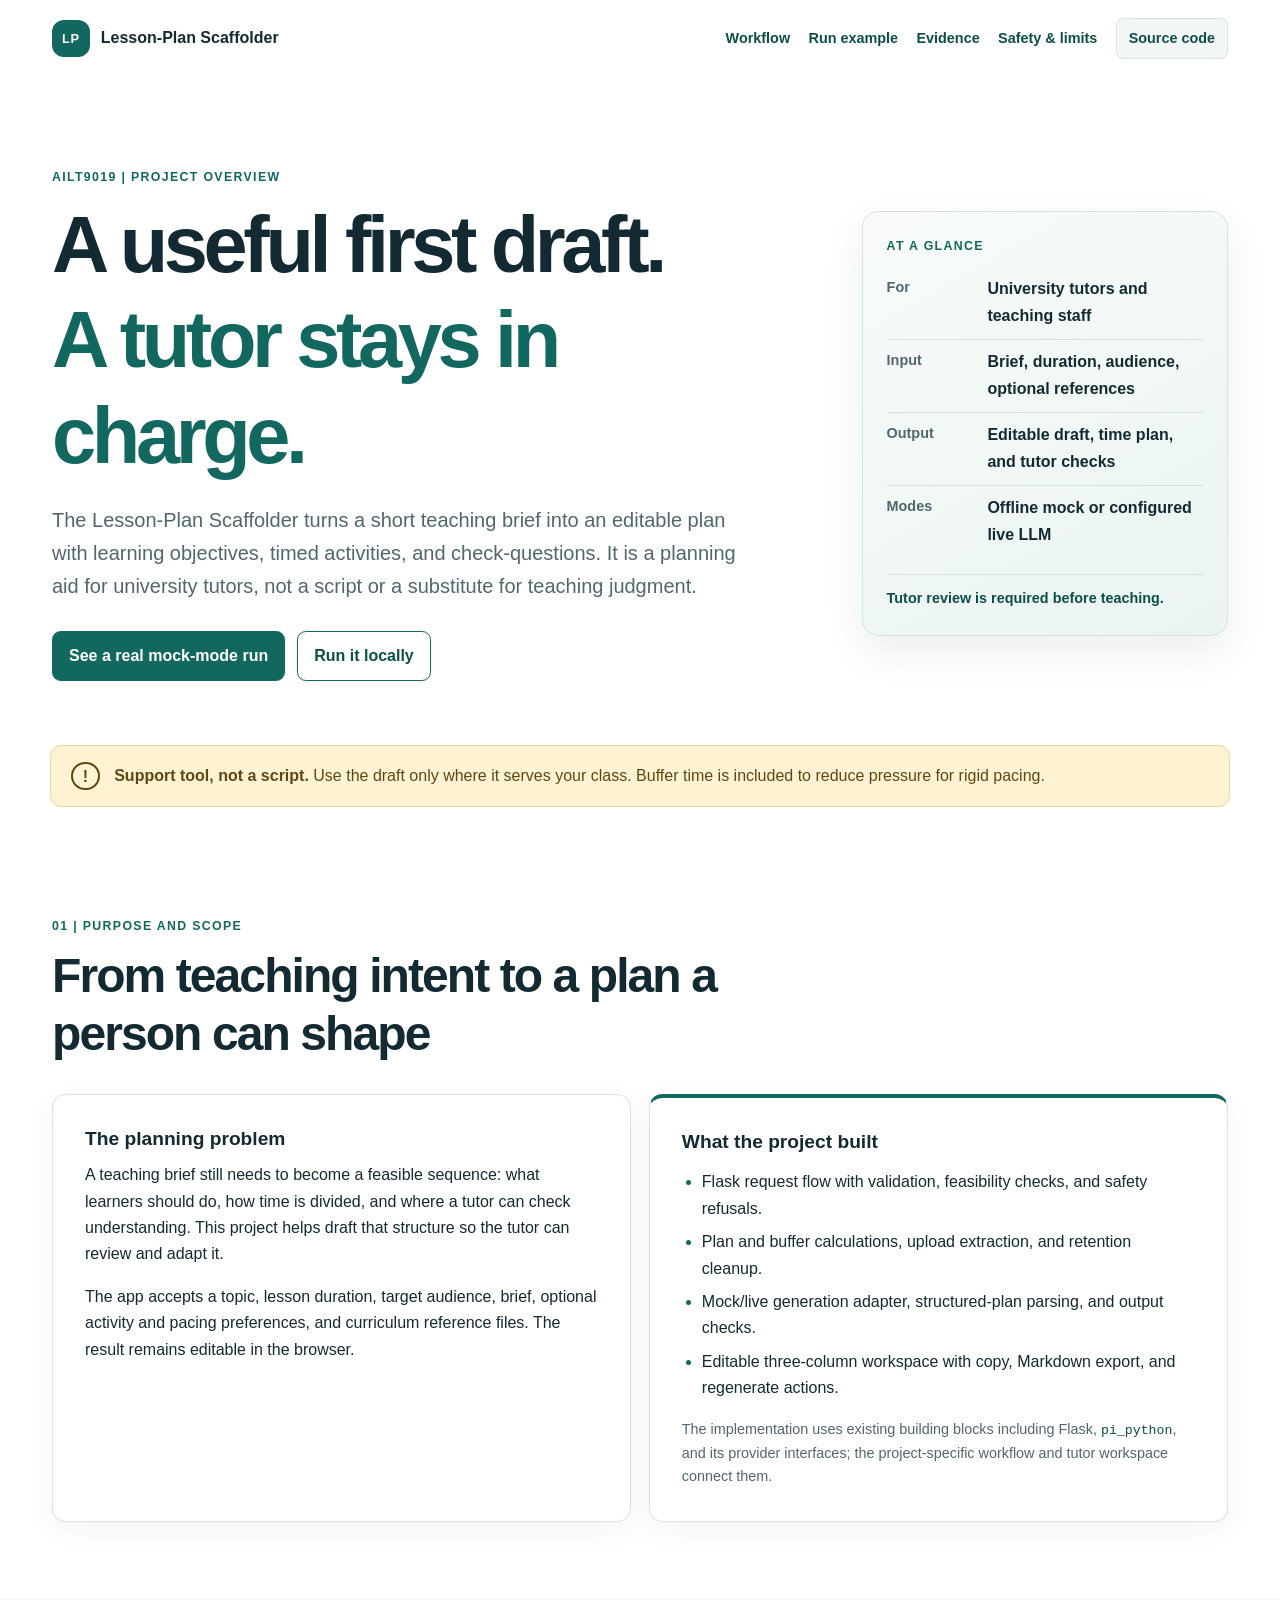
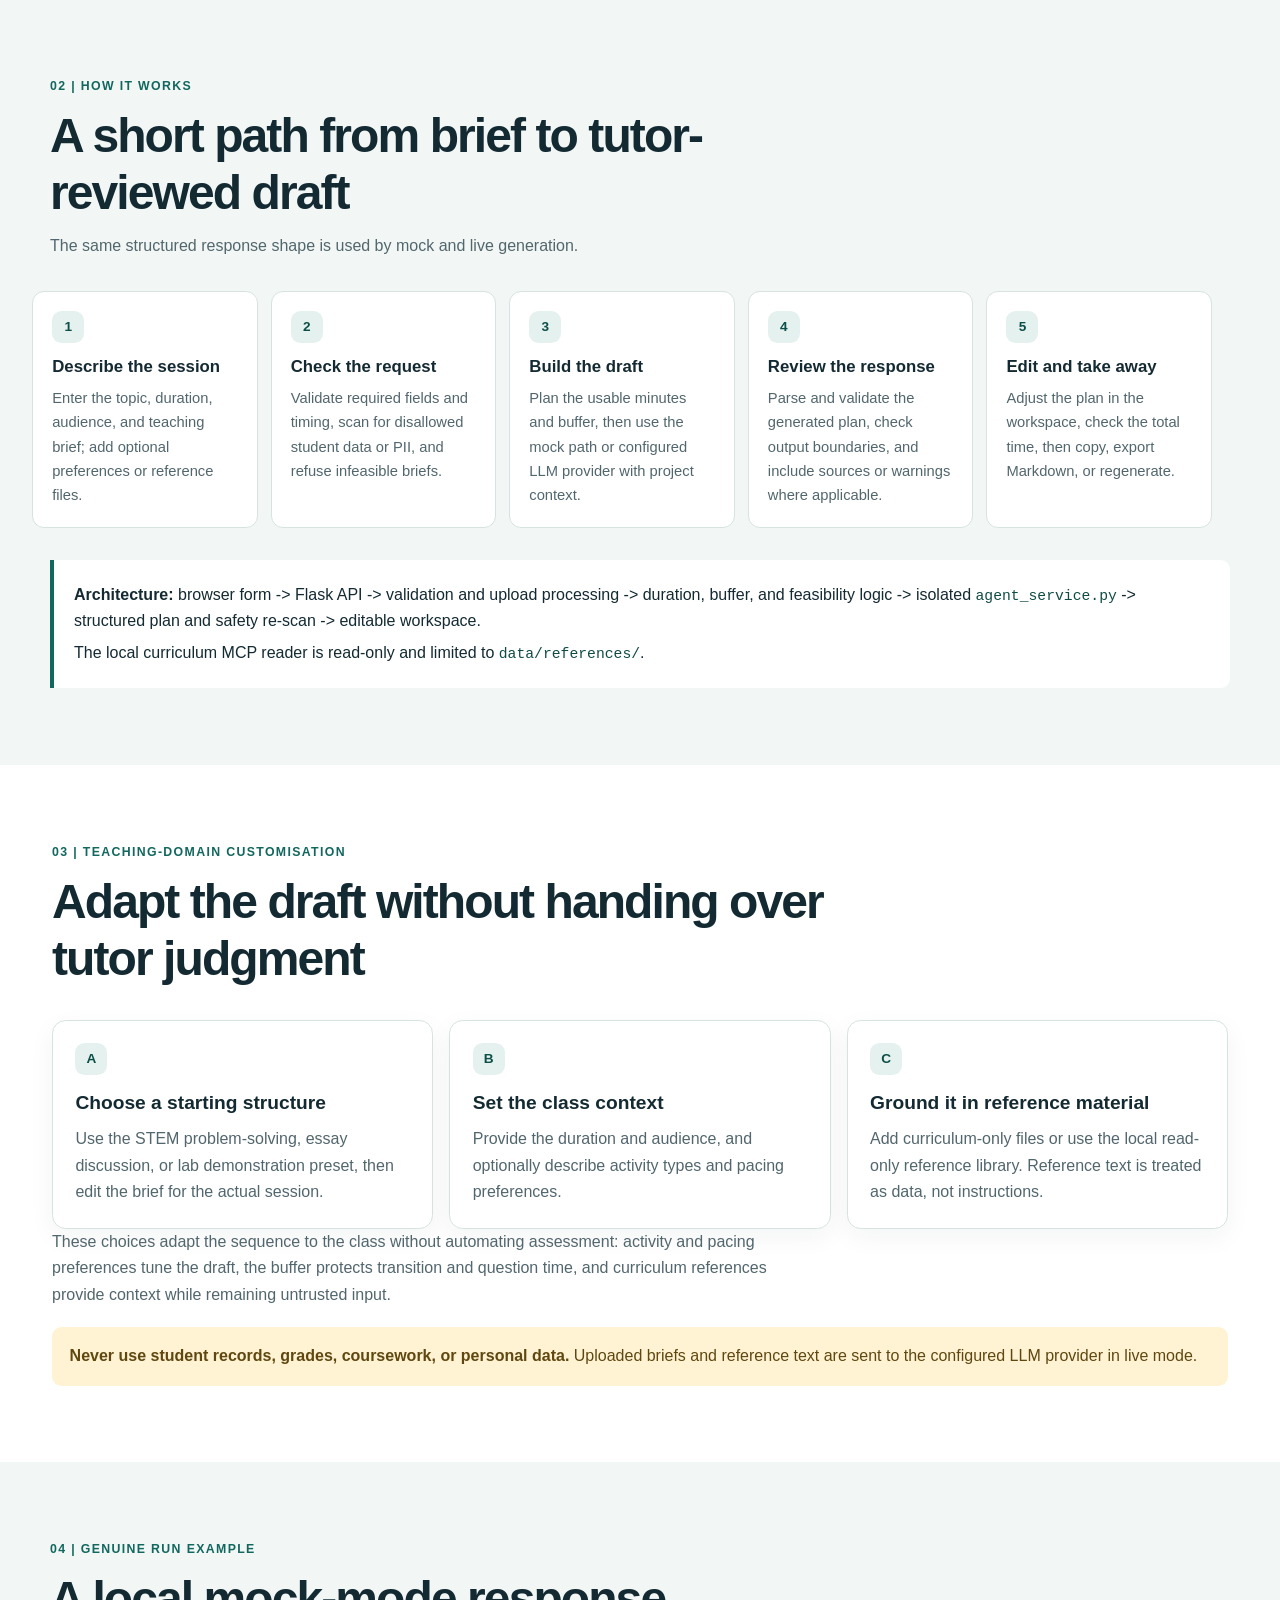
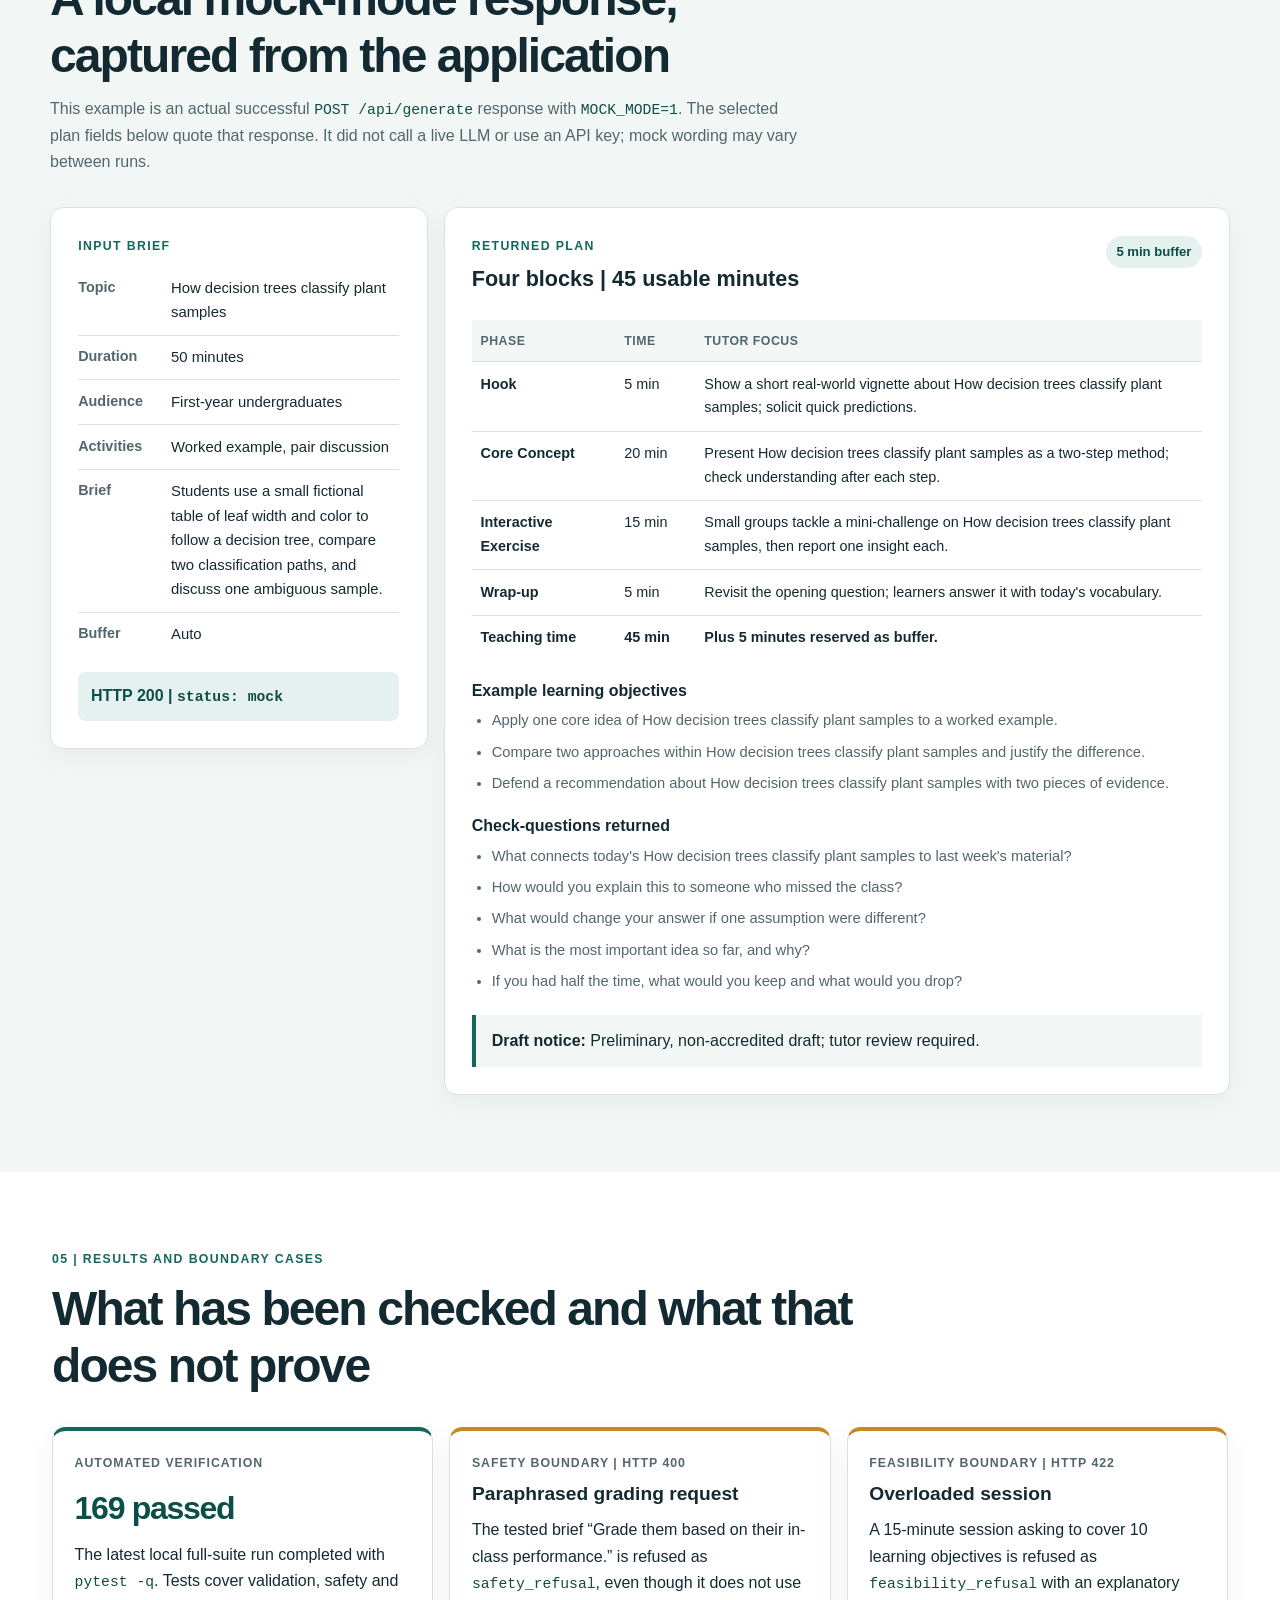
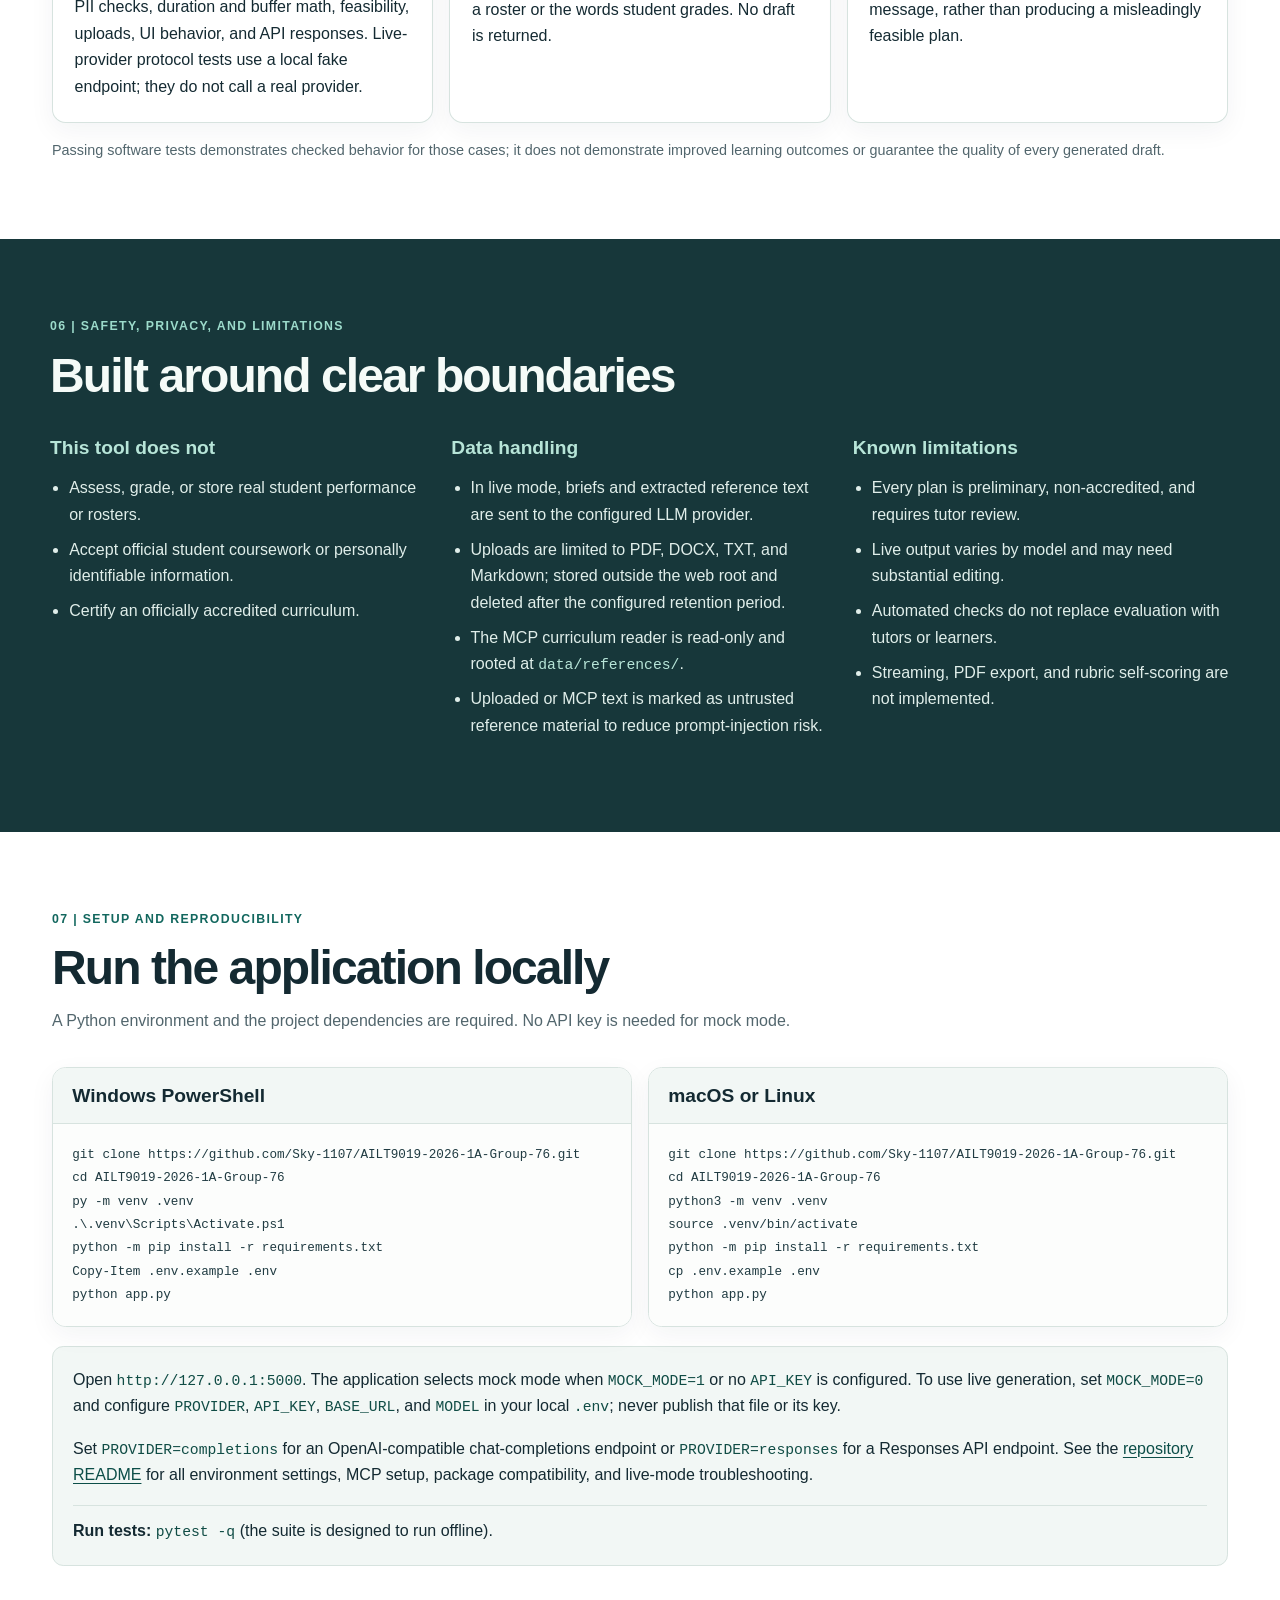
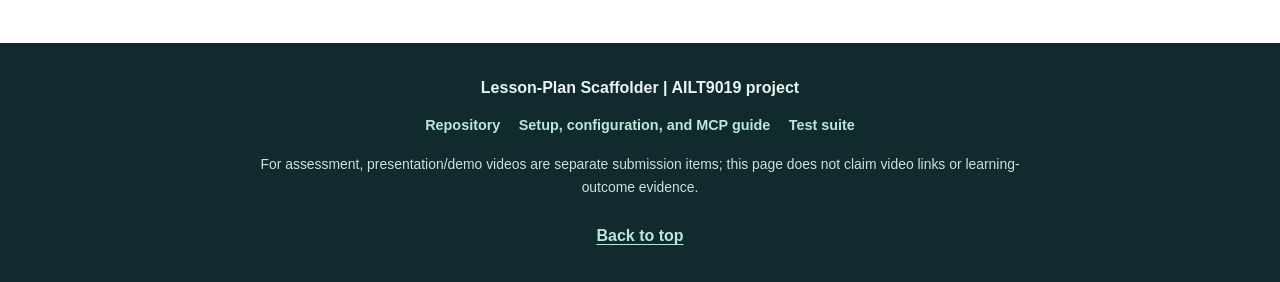
<file: docs/index.html>
<!doctype html>
<html lang="en">
<head>
  <meta charset="utf-8">
  <meta name="viewport" content="width=device-width, initial-scale=1">
  <meta name="description" content="The Lesson-Plan Scaffolder turns a tutor's teaching brief into an editable, preliminary lesson-plan draft.">
  <meta name="theme-color" content="#f4f8f7">
  <title>Lesson-Plan Scaffolder | AILT9019</title>
  <link rel="stylesheet" href="styles.css">
</head>
<body>
  <a class="skip-link" href="#main">Skip to content</a>

  <header class="site-header" id="top">
    <a class="brand" href="#top" aria-label="Lesson-Plan Scaffolder home">
      <span class="brand-mark" aria-hidden="true">LP</span>
      <span>Lesson-Plan Scaffolder</span>
    </a>
    <nav aria-label="Main navigation">
      <a href="#workflow">Workflow</a>
      <a href="#example">Run example</a>
      <a href="#evidence">Evidence</a>
      <a href="#privacy">Safety &amp; limits</a>
      <a class="nav-repo" href="https://github.com/Sky-1107/AILT9019-2026-1A-Group-76">Source code</a>
    </nav>
  </header>

  <main id="main">
    <section class="hero" aria-labelledby="page-title">
      <div class="hero-copy">
        <p class="eyebrow">AILT9019 | Project overview</p>
        <h1 id="page-title">A useful first draft.<br><span>A tutor stays in charge.</span></h1>
        <p class="hero-lede">
          The Lesson-Plan Scaffolder turns a short teaching brief into an editable plan
          with learning objectives, timed activities, and check-questions. It is a
          planning aid for university tutors, not a script or a substitute for teaching
          judgment.
        </p>
        <div class="hero-actions">
          <a class="button button-primary" href="#example">See a real mock-mode run</a>
          <a class="button button-secondary" href="#setup">Run it locally</a>
        </div>
      </div>
      <aside class="hero-card" aria-label="Project at a glance">
        <p class="card-kicker">At a glance</p>
        <dl class="facts">
          <div><dt>For</dt><dd>University tutors and teaching staff</dd></div>
          <div><dt>Input</dt><dd>Brief, duration, audience, optional references</dd></div>
          <div><dt>Output</dt><dd>Editable draft, time plan, and tutor checks</dd></div>
          <div><dt>Modes</dt><dd>Offline mock or configured live LLM</dd></div>
        </dl>
        <p class="hero-card-note">Tutor review is required before teaching.</p>
      </aside>
    </section>

    <section class="notice-bar" aria-label="Important project notice">
      <span class="notice-icon" aria-hidden="true">!</span>
      <p><strong>Support tool, not a script.</strong> Use the draft only where it serves your class. Buffer time is included to reduce pressure for rigid pacing.</p>
    </section>

    <section class="section" id="purpose" aria-labelledby="purpose-title">
      <div class="section-heading">
        <p class="eyebrow">01 | Purpose and scope</p>
        <h2 id="purpose-title">From teaching intent to a plan a person can shape</h2>
      </div>
      <div class="two-column">
        <div class="prose-card">
          <h3>The planning problem</h3>
          <p>
            A teaching brief still needs to become a feasible sequence: what learners
            should do, how time is divided, and where a tutor can check understanding.
            This project helps draft that structure so the tutor can review and adapt it.
          </p>
          <p>
            The app accepts a topic, lesson duration, target audience, brief, optional
            activity and pacing preferences, and curriculum reference files. The result
            remains editable in the browser.
          </p>
        </div>
        <div class="scope-card">
          <h3>What the project built</h3>
          <ul class="check-list">
            <li>Flask request flow with validation, feasibility checks, and safety refusals.</li>
            <li>Plan and buffer calculations, upload extraction, and retention cleanup.</li>
            <li>Mock/live generation adapter, structured-plan parsing, and output checks.</li>
            <li>Editable three-column workspace with copy, Markdown export, and regenerate actions.</li>
          </ul>
          <p class="small-note">
            The implementation uses existing building blocks including Flask,
            <code>pi_python</code>, and its provider interfaces; the project-specific
            workflow and tutor workspace connect them.
          </p>
        </div>
      </div>
    </section>

    <section class="section section-tinted" id="workflow" aria-labelledby="workflow-title">
      <div class="section-heading">
        <p class="eyebrow">02 | How it works</p>
        <h2 id="workflow-title">A short path from brief to tutor-reviewed draft</h2>
        <p class="section-intro">The same structured response shape is used by mock and live generation.</p>
      </div>
      <ol class="workflow">
        <li>
          <span class="step-number">1</span>
          <h3>Describe the session</h3>
          <p>Enter the topic, duration, audience, and teaching brief; add optional preferences or reference files.</p>
        </li>
        <li>
          <span class="step-number">2</span>
          <h3>Check the request</h3>
          <p>Validate required fields and timing, scan for disallowed student data or PII, and refuse infeasible briefs.</p>
        </li>
        <li>
          <span class="step-number">3</span>
          <h3>Build the draft</h3>
          <p>Plan the usable minutes and buffer, then use the mock path or configured LLM provider with project context.</p>
        </li>
        <li>
          <span class="step-number">4</span>
          <h3>Review the response</h3>
          <p>Parse and validate the generated plan, check output boundaries, and include sources or warnings where applicable.</p>
        </li>
        <li>
          <span class="step-number">5</span>
          <h3>Edit and take away</h3>
          <p>Adjust the plan in the workspace, check the total time, then copy, export Markdown, or regenerate.</p>
        </li>
      </ol>
      <div class="pipeline" aria-label="Application architecture">
        <p><strong>Architecture:</strong> browser form -> Flask API -> validation and upload processing -> duration, buffer, and feasibility logic -> isolated <code>agent_service.py</code> -> structured plan and safety re-scan -> editable workspace.</p>
        <p>The local curriculum MCP reader is read-only and limited to <code>data/references/</code>.</p>
      </div>
    </section>

    <section class="section" id="customize" aria-labelledby="customize-title">
      <div class="section-heading">
        <p class="eyebrow">03 | Teaching-domain customisation</p>
        <h2 id="customize-title">Adapt the draft without handing over tutor judgment</h2>
      </div>
      <div class="feature-grid">
        <article class="feature-card">
          <span class="feature-icon" aria-hidden="true">A</span>
          <h3>Choose a starting structure</h3>
          <p>Use the STEM problem-solving, essay discussion, or lab demonstration preset, then edit the brief for the actual session.</p>
        </article>
        <article class="feature-card">
          <span class="feature-icon" aria-hidden="true">B</span>
          <h3>Set the class context</h3>
          <p>Provide the duration and audience, and optionally describe activity types and pacing preferences.</p>
        </article>
        <article class="feature-card">
          <span class="feature-icon" aria-hidden="true">C</span>
          <h3>Ground it in reference material</h3>
          <p>Add curriculum-only files or use the local read-only reference library. Reference text is treated as data, not instructions.</p>
        </article>
      </div>
      <p class="section-intro">
        These choices adapt the sequence to the class without automating assessment:
        activity and pacing preferences tune the draft, the buffer protects transition
        and question time, and curriculum references provide context while remaining
        untrusted input.
      </p>
      <p class="inline-warning"><strong>Never use student records, grades, coursework, or personal data.</strong> Uploaded briefs and reference text are sent to the configured LLM provider in live mode.</p>
    </section>

    <section class="section section-tinted" id="example" aria-labelledby="example-title">
      <div class="section-heading">
        <p class="eyebrow">04 | Genuine run example</p>
        <h2 id="example-title">A local mock-mode response, captured from the application</h2>
        <p class="section-intro">This example is an actual successful <code>POST /api/generate</code> response with <code>MOCK_MODE=1</code>. The selected plan fields below quote that response. It did not call a live LLM or use an API key; mock wording may vary between runs.</p>
      </div>

      <div class="example-layout">
        <article class="example-input">
          <p class="card-kicker">Input brief</p>
          <dl class="input-facts">
            <div><dt>Topic</dt><dd>How decision trees classify plant samples</dd></div>
            <div><dt>Duration</dt><dd>50 minutes</dd></div>
            <div><dt>Audience</dt><dd>First-year undergraduates</dd></div>
            <div><dt>Activities</dt><dd>Worked example, pair discussion</dd></div>
            <div><dt>Brief</dt><dd>Students use a small fictional table of leaf width and color to follow a decision tree, compare two classification paths, and discuss one ambiguous sample.</dd></div>
            <div><dt>Buffer</dt><dd>Auto</dd></div>
          </dl>
          <div class="response-status">HTTP 200 | <code>status: mock</code></div>
        </article>

        <article class="example-output">
          <div class="output-heading">
            <div>
              <p class="card-kicker">Returned plan</p>
              <h3>Four blocks | 45 usable minutes</h3>
            </div>
            <span class="buffer-tag">5 min buffer</span>
          </div>
          <div class="time-table-wrap">
            <table class="time-table">
              <caption class="visually-hidden">Lesson blocks returned by the mock-mode run</caption>
              <thead><tr><th scope="col">Phase</th><th scope="col">Time</th><th scope="col">Tutor focus</th></tr></thead>
              <tbody>
                <tr><th scope="row">Hook</th><td>5 min</td><td>Show a short real-world vignette about How decision trees classify plant samples; solicit quick predictions.</td></tr>
                <tr><th scope="row">Core Concept</th><td>20 min</td><td>Present How decision trees classify plant samples as a two-step method; check understanding after each step.</td></tr>
                <tr><th scope="row">Interactive Exercise</th><td>15 min</td><td>Small groups tackle a mini-challenge on How decision trees classify plant samples, then report one insight each.</td></tr>
                <tr><th scope="row">Wrap-up</th><td>5 min</td><td>Revisit the opening question; learners answer it with today's vocabulary.</td></tr>
              </tbody>
              <tfoot><tr><th scope="row">Teaching time</th><td>45 min</td><td>Plus 5 minutes reserved as buffer.</td></tr></tfoot>
            </table>
          </div>
          <h4>Example learning objectives</h4>
          <ul class="objective-list">
            <li>Apply one core idea of How decision trees classify plant samples to a worked example.</li>
            <li>Compare two approaches within How decision trees classify plant samples and justify the difference.</li>
            <li>Defend a recommendation about How decision trees classify plant samples with two pieces of evidence.</li>
          </ul>
          <h4>Check-questions returned</h4>
          <ul class="question-list">
            <li>What connects today's How decision trees classify plant samples to last week's material?</li>
            <li>How would you explain this to someone who missed the class?</li>
            <li>What would change your answer if one assumption were different?</li>
            <li>What is the most important idea so far, and why?</li>
            <li>If you had half the time, what would you keep and what would you drop?</li>
          </ul>
          <p class="disclaimer"><strong>Draft notice:</strong> Preliminary, non-accredited draft; tutor review required.</p>
        </article>
      </div>
    </section>

    <section class="section" id="evidence" aria-labelledby="evidence-title">
      <div class="section-heading">
        <p class="eyebrow">05 | Results and boundary cases</p>
        <h2 id="evidence-title">What has been checked and what that does not prove</h2>
      </div>
      <div class="evidence-grid">
        <article class="evidence-card evidence-positive">
          <p class="evidence-label">Automated verification</p>
          <p class="evidence-number">169 passed</p>
          <p>The latest local full-suite run completed with <code>pytest -q</code>. Tests cover validation, safety and PII checks, duration and buffer math, feasibility, uploads, UI behavior, and API responses. Live-provider protocol tests use a local fake endpoint; they do not call a real provider.</p>
        </article>
        <article class="evidence-card evidence-boundary">
          <p class="evidence-label">Safety boundary | HTTP 400</p>
          <h3>Paraphrased grading request</h3>
          <p>The tested brief <q>Grade them based on their in-class performance.</q> is refused as <code>safety_refusal</code>, even though it does not use a roster or the words student grades. No draft is returned.</p>
        </article>
        <article class="evidence-card evidence-boundary">
          <p class="evidence-label">Feasibility boundary | HTTP 422</p>
          <h3>Overloaded session</h3>
          <p>A 15-minute session asking to cover 10 learning objectives is refused as <code>feasibility_refusal</code> with an explanatory message, rather than producing a misleadingly feasible plan.</p>
        </article>
      </div>
      <p class="small-note">
        Passing software tests demonstrates checked behavior for those cases; it does not
        demonstrate improved learning outcomes or guarantee the quality of every generated draft.
      </p>
    </section>

    <section class="section section-dark" id="privacy" aria-labelledby="privacy-title">
      <div class="section-heading">
        <p class="eyebrow">06 | Safety, privacy, and limitations</p>
        <h2 id="privacy-title">Built around clear boundaries</h2>
      </div>
      <div class="limits-grid">
        <div>
          <h3>This tool does not</h3>
          <ul>
            <li>Assess, grade, or store real student performance or rosters.</li>
            <li>Accept official student coursework or personally identifiable information.</li>
            <li>Certify an officially accredited curriculum.</li>
          </ul>
        </div>
        <div>
          <h3>Data handling</h3>
          <ul>
            <li>In live mode, briefs and extracted reference text are sent to the configured LLM provider.</li>
            <li>Uploads are limited to PDF, DOCX, TXT, and Markdown; stored outside the web root and deleted after the configured retention period.</li>
            <li>The MCP curriculum reader is read-only and rooted at <code>data/references/</code>.</li>
            <li>Uploaded or MCP text is marked as untrusted reference material to reduce prompt-injection risk.</li>
          </ul>
        </div>
        <div>
          <h3>Known limitations</h3>
          <ul>
            <li>Every plan is preliminary, non-accredited, and requires tutor review.</li>
            <li>Live output varies by model and may need substantial editing.</li>
            <li>Automated checks do not replace evaluation with tutors or learners.</li>
            <li>Streaming, PDF export, and rubric self-scoring are not implemented.</li>
          </ul>
        </div>
      </div>
    </section>

    <section class="section" id="setup" aria-labelledby="setup-title">
      <div class="section-heading">
        <p class="eyebrow">07 | Setup and reproducibility</p>
        <h2 id="setup-title">Run the application locally</h2>
        <p class="section-intro">A Python environment and the project dependencies are required. No API key is needed for mock mode.</p>
      </div>
      <div class="setup-grid">
        <article class="setup-card">
          <h3>Windows PowerShell</h3>
          <pre><code>git clone https://github.com/Sky-1107/AILT9019-2026-1A-Group-76.git
cd AILT9019-2026-1A-Group-76
py -m venv .venv
.\.venv\Scripts\Activate.ps1
python -m pip install -r requirements.txt
Copy-Item .env.example .env
python app.py</code></pre>
        </article>
        <article class="setup-card">
          <h3>macOS or Linux</h3>
          <pre><code>git clone https://github.com/Sky-1107/AILT9019-2026-1A-Group-76.git
cd AILT9019-2026-1A-Group-76
python3 -m venv .venv
source .venv/bin/activate
python -m pip install -r requirements.txt
cp .env.example .env
python app.py</code></pre>
        </article>
      </div>
      <div class="setup-notes">
        <p>Open <code>http://127.0.0.1:5000</code>. The application selects mock mode when <code>MOCK_MODE=1</code> or no <code>API_KEY</code> is configured. To use live generation, set <code>MOCK_MODE=0</code> and configure <code>PROVIDER</code>, <code>API_KEY</code>, <code>BASE_URL</code>, and <code>MODEL</code> in your local <code>.env</code>; never publish that file or its key.</p>
        <p>Set <code>PROVIDER=completions</code> for an OpenAI-compatible chat-completions endpoint or <code>PROVIDER=responses</code> for a Responses API endpoint. See the <a href="https://github.com/Sky-1107/AILT9019-2026-1A-Group-76/blob/main/README.md">repository README</a> for all environment settings, MCP setup, package compatibility, and live-mode troubleshooting.</p>
        <p class="test-command"><strong>Run tests:</strong> <code>pytest -q</code> (the suite is designed to run offline).</p>
      </div>
    </section>
  </main>

  <footer class="site-footer">
    <p>Lesson-Plan Scaffolder | AILT9019 project</p>
    <div class="footer-links">
      <a href="https://github.com/Sky-1107/AILT9019-2026-1A-Group-76">Repository</a>
      <a href="https://github.com/Sky-1107/AILT9019-2026-1A-Group-76/blob/main/README.md">Setup, configuration, and MCP guide</a>
      <a href="https://github.com/Sky-1107/AILT9019-2026-1A-Group-76/tree/main/tests">Test suite</a>
    </div>
    <p class="footer-note">For assessment, presentation/demo videos are separate submission items; this page does not claim video links or learning-outcome evidence.</p>
    <a class="back-to-top" href="#top">Back to top</a>
  </footer>
</body>
</html>
</file>
<file: docs/styles.css>
:root {
  color-scheme: light;
  --ink: #142a32;
  --muted: #52666d;
  --brand: #12675e;
  --brand-dark: #0c4e48;
  --brand-soft: #e5f1ee;
  --paper: #ffffff;
  --wash: #f2f7f5;
  --line: #d7e3df;
  --warning: #fff3d4;
  --warning-ink: #604710;
  --focus: #e28d19;
  --shadow: 0 16px 38px rgb(20 42 50 / 8%);
  font-family: "Segoe UI", "Helvetica Neue", Arial, sans-serif;
}

* {
  box-sizing: border-box;
}

html {
  scroll-behavior: smooth;
}

body {
  margin: 0;
  background: var(--paper);
  color: var(--ink);
  font-size: 1rem;
  line-height: 1.65;
}

a {
  color: var(--brand-dark);
  text-underline-offset: 0.18em;
}

a:hover {
  color: #083c37;
}

a:focus-visible,
button:focus-visible {
  outline: 3px solid var(--focus);
  outline-offset: 3px;
}

code,
pre {
  font-family: Consolas, "Liberation Mono", monospace;
}

code {
  overflow-wrap: anywhere;
  color: #104c45;
  font-size: 0.92em;
}

.skip-link {
  position: absolute;
  z-index: 5;
  top: 0.6rem;
  left: 0.6rem;
  padding: 0.55rem 0.8rem;
  transform: translateY(-160%);
  border-radius: 0.4rem;
  background: var(--ink);
  color: white;
}

.skip-link:focus {
  transform: translateY(0);
}

.site-header {
  display: flex;
  align-items: center;
  justify-content: space-between;
  gap: 1.5rem;
  max-width: 1240px;
  margin: 0 auto;
  padding: 1.15rem 2rem;
}

.brand {
  display: inline-flex;
  align-items: center;
  gap: 0.7rem;
  color: var(--ink);
  font-size: 1rem;
  font-weight: 750;
  text-decoration: none;
  white-space: nowrap;
}

.brand-mark {
  display: grid;
  width: 2.35rem;
  height: 2.35rem;
  place-items: center;
  border-radius: 0.75rem;
  background: var(--brand);
  color: white;
  font-size: 0.8rem;
  letter-spacing: 0.04em;
}

.site-header nav,
.footer-links {
  display: flex;
  flex-wrap: wrap;
  align-items: center;
  gap: 0.5rem 1.15rem;
}

.site-header nav a,
.footer-links a {
  font-size: 0.9rem;
  font-weight: 650;
  text-decoration: none;
}

.site-header nav .nav-repo {
  padding: 0.45rem 0.75rem;
  border: 1px solid var(--line);
  border-radius: 0.45rem;
  background: var(--wash);
}

.hero {
  display: grid;
  grid-template-columns: minmax(0, 1.4fr) minmax(250px, 0.7fr);
  align-items: center;
  gap: clamp(2rem, 6vw, 5.5rem);
  max-width: 1240px;
  margin: 0 auto;
  padding: clamp(3rem, 7vw, 6.4rem) 2rem 4rem;
}

.eyebrow,
.card-kicker {
  margin: 0 0 0.65rem;
  color: var(--brand);
  font-size: 0.77rem;
  font-weight: 800;
  letter-spacing: 0.11em;
  text-transform: uppercase;
}

h1,
h2,
h3,
h4,
p {
  margin-top: 0;
}

h1,
h2,
h3,
h4 {
  line-height: 1.2;
}

h1 {
  max-width: 820px;
  margin-bottom: 1.3rem;
  font-size: clamp(2.5rem, 6.2vw, 5rem);
  letter-spacing: -0.055em;
}

h1 span {
  color: var(--brand);
}

.hero-lede {
  max-width: 700px;
  margin-bottom: 1.8rem;
  color: var(--muted);
  font-size: clamp(1.05rem, 1.6vw, 1.25rem);
}

.hero-actions {
  display: flex;
  flex-wrap: wrap;
  gap: 0.75rem;
}

.button {
  display: inline-flex;
  min-height: 2.85rem;
  align-items: center;
  justify-content: center;
  padding: 0.65rem 1rem;
  border: 1px solid var(--brand);
  border-radius: 0.55rem;
  font-weight: 700;
  text-align: center;
  text-decoration: none;
}

.button-primary {
  background: var(--brand);
  color: white;
}

.button-primary:hover {
  background: var(--brand-dark);
  color: white;
}

.button-secondary {
  background: white;
  color: var(--brand-dark);
}

.button-secondary:hover {
  background: var(--brand-soft);
}

.hero-card {
  padding: 1.5rem;
  border: 1px solid var(--line);
  border-radius: 1rem;
  background: linear-gradient(150deg, #f8fbfa, #eaf4f1);
  box-shadow: var(--shadow);
}

.facts,
.input-facts {
  margin: 0;
}

.facts div,
.input-facts div {
  display: grid;
  grid-template-columns: 5.5rem 1fr;
  gap: 0.8rem;
  padding: 0.6rem 0;
  border-bottom: 1px solid var(--line);
}

.facts div:last-child,
.input-facts div:last-child {
  border-bottom: 0;
}

dt {
  color: var(--muted);
  font-size: 0.9rem;
  font-weight: 700;
}

dd {
  margin: 0;
  font-weight: 600;
}

.hero-card-note {
  margin: 1rem 0 0;
  padding-top: 0.8rem;
  border-top: 1px solid var(--line);
  color: var(--brand-dark);
  font-size: 0.9rem;
  font-weight: 700;
}

.notice-bar {
  display: flex;
  align-items: center;
  gap: 0.9rem;
  max-width: 1180px;
  margin: 0 auto 2rem;
  padding: 1rem 1.25rem;
  border: 1px solid #e8d49e;
  border-radius: 0.7rem;
  background: var(--warning);
  color: var(--warning-ink);
}

.notice-bar p {
  margin: 0;
}

.notice-icon {
  display: grid;
  width: 1.8rem;
  height: 1.8rem;
  flex: 0 0 auto;
  place-items: center;
  border: 2px solid currentColor;
  border-radius: 50%;
  font-weight: 800;
}

.section {
  max-width: 1240px;
  margin: 0 auto;
  padding: clamp(3.2rem, 6vw, 5.4rem) 2rem;
  scroll-margin-top: 1rem;
}

.section-tinted {
  max-width: none;
  background: var(--wash);
}

.section-tinted > * {
  max-width: 1180px;
  margin-right: auto;
  margin-left: auto;
}

.section-heading {
  margin-bottom: 2rem;
}

.section-heading h2 {
  max-width: 820px;
  margin-bottom: 0.7rem;
  font-size: clamp(1.9rem, 4vw, 3rem);
  letter-spacing: -0.04em;
}

.section-intro {
  max-width: 760px;
  margin-bottom: 0;
  color: var(--muted);
}

.two-column {
  display: grid;
  grid-template-columns: repeat(2, minmax(0, 1fr));
  gap: 1.1rem;
}

.prose-card,
.scope-card,
.feature-card,
.example-input,
.example-output,
.evidence-card,
.setup-card {
  border: 1px solid var(--line);
  border-radius: 0.85rem;
  background: white;
  box-shadow: 0 8px 26px rgb(20 42 50 / 5%);
}

.prose-card,
.scope-card {
  padding: clamp(1.2rem, 3vw, 2rem);
}

.prose-card p:last-child,
.scope-card p:last-child {
  margin-bottom: 0;
}

.scope-card {
  border-top: 4px solid var(--brand);
}

h3 {
  margin-bottom: 0.75rem;
  font-size: 1.2rem;
}

.check-list,
.question-list,
.objective-list {
  padding-left: 1.25rem;
}

.check-list li,
.question-list li,
.objective-list li {
  margin: 0.45rem 0;
}

.check-list li::marker {
  color: var(--brand);
}

.small-note {
  margin: 1rem 0 0;
  color: var(--muted);
  font-size: 0.9rem;
}

.workflow {
  display: grid;
  grid-template-columns: repeat(5, minmax(0, 1fr));
  gap: 0.8rem;
  margin: 2rem 0;
  padding: 0;
  list-style: none;
}

.workflow li {
  min-height: 12.5rem;
  padding: 1.2rem;
  border: 1px solid var(--line);
  border-radius: 0.75rem;
  background: white;
}

.workflow h3 {
  margin: 0.85rem 0 0.55rem;
  font-size: 1.05rem;
}

.workflow p {
  margin: 0;
  color: var(--muted);
  font-size: 0.92rem;
}

.step-number,
.feature-icon {
  display: inline-grid;
  width: 2rem;
  height: 2rem;
  place-items: center;
  border-radius: 0.6rem;
  background: var(--brand-soft);
  color: var(--brand-dark);
  font-size: 0.85rem;
  font-weight: 800;
}

.pipeline {
  padding: 1.1rem 1.25rem;
  border-left: 4px solid var(--brand);
  border-radius: 0 0.6rem 0.6rem 0;
  background: white;
}

.pipeline p {
  margin: 0.3rem 0;
}

.feature-grid {
  display: grid;
  grid-template-columns: repeat(3, minmax(0, 1fr));
  gap: 1rem;
}

.feature-card {
  padding: 1.4rem;
}

.feature-card h3 {
  margin-top: 1rem;
}

.feature-card p {
  margin-bottom: 0;
  color: var(--muted);
}

.inline-warning {
  margin: 1.2rem 0 0;
  padding: 1rem 1.1rem;
  border-radius: 0.6rem;
  background: var(--warning);
  color: var(--warning-ink);
}

.example-layout {
  display: grid;
  grid-template-columns: minmax(260px, 0.72fr) minmax(0, 1.5fr);
  align-items: start;
  gap: 1rem;
}

.example-input,
.example-output {
  padding: clamp(1.1rem, 2.5vw, 1.7rem);
}

.input-facts div {
  grid-template-columns: 5rem 1fr;
  align-items: start;
}

.input-facts dd {
  font-size: 0.93rem;
  font-weight: 500;
}

.response-status {
  margin-top: 1rem;
  padding: 0.7rem 0.8rem;
  border-radius: 0.5rem;
  background: var(--brand-soft);
  color: var(--brand-dark);
  font-weight: 750;
}

.response-status span {
  margin-right: 0.35rem;
}

.output-heading {
  display: flex;
  align-items: flex-start;
  justify-content: space-between;
  gap: 1rem;
}

.output-heading h3 {
  font-size: 1.35rem;
}

.buffer-tag {
  flex: 0 0 auto;
  padding: 0.35rem 0.65rem;
  border-radius: 999px;
  background: var(--brand-soft);
  color: var(--brand-dark);
  font-size: 0.82rem;
  font-weight: 750;
}

.time-table-wrap {
  overflow-x: auto;
  margin: 1rem 0 1.3rem;
}

.time-table {
  width: 100%;
  border-collapse: collapse;
  font-size: 0.9rem;
}

.time-table th,
.time-table td {
  padding: 0.65rem 0.55rem;
  border-bottom: 1px solid var(--line);
  text-align: left;
  vertical-align: top;
}

.time-table thead th {
  background: var(--wash);
  color: var(--muted);
  font-size: 0.77rem;
  letter-spacing: 0.04em;
  text-transform: uppercase;
}

.time-table tbody th,
.time-table tfoot th {
  min-width: 8rem;
}

.time-table td:nth-child(2) {
  min-width: 5rem;
  white-space: nowrap;
}

.time-table tfoot th,
.time-table tfoot td {
  border-bottom: 0;
  font-weight: 750;
}

.example-output h4 {
  margin: 1.3rem 0 0.5rem;
  font-size: 1rem;
}

.objective-list,
.question-list {
  margin: 0;
  color: var(--muted);
  font-size: 0.92rem;
}

.disclaimer {
  margin: 1.35rem 0 0;
  padding: 0.8rem 1rem;
  border-left: 4px solid var(--brand);
  background: var(--wash);
}

.evidence-grid {
  display: grid;
  grid-template-columns: repeat(3, minmax(0, 1fr));
  gap: 1rem;
}

.evidence-card {
  padding: 1.35rem;
}

.evidence-card p:last-child {
  margin-bottom: 0;
}

.evidence-positive {
  border-top: 4px solid var(--brand);
}

.evidence-boundary {
  border-top: 4px solid #c48a21;
}

.evidence-label {
  margin-bottom: 0.6rem;
  color: var(--muted);
  font-size: 0.77rem;
  font-weight: 800;
  letter-spacing: 0.08em;
  text-transform: uppercase;
}

.evidence-number {
  margin-bottom: 0.4rem;
  color: var(--brand-dark);
  font-size: 2rem;
  font-weight: 800;
  letter-spacing: -0.04em;
}

.section-dark {
  max-width: none;
  background: #17373a;
  color: #f5fbf8;
}

.section-dark > * {
  max-width: 1180px;
  margin-right: auto;
  margin-left: auto;
}

.section-dark .eyebrow {
  color: #9cdbcb;
}

.limits-grid {
  display: grid;
  grid-template-columns: repeat(3, minmax(0, 1fr));
  gap: 1.5rem;
}

.limits-grid h3 {
  color: #b7e5d8;
}

.limits-grid ul {
  padding-left: 1.2rem;
  color: #e0eeea;
}

.limits-grid li {
  margin: 0.55rem 0;
}

.section-dark code {
  color: #b7e5d8;
}

.setup-grid {
  display: grid;
  grid-template-columns: repeat(2, minmax(0, 1fr));
  gap: 1rem;
}

.setup-card {
  overflow: hidden;
}

.setup-card h3 {
  margin: 0;
  padding: 1rem 1.2rem;
  border-bottom: 1px solid var(--line);
  background: var(--wash);
}

pre {
  overflow-x: auto;
  margin: 0;
  padding: 1.2rem;
  background: #fcfdfc;
  color: #203b42;
  font-size: 0.86rem;
  line-height: 1.7;
  tab-size: 2;
}

pre code {
  color: inherit;
}

.setup-notes {
  margin-top: 1.2rem;
  padding: 1.25rem;
  border: 1px solid var(--line);
  border-radius: 0.7rem;
  background: var(--wash);
}

.setup-notes p:last-child {
  margin-bottom: 0;
}

.test-command {
  padding-top: 0.8rem;
  border-top: 1px solid var(--line);
}

.site-footer {
  padding: 2rem;
  background: #102a2e;
  color: #eaf4f0;
  text-align: center;
}

.site-footer > p:first-child {
  margin-bottom: 0.8rem;
  font-weight: 750;
}

.footer-links {
  justify-content: center;
  margin: 0.8rem 0;
}

.footer-links a,
.back-to-top {
  color: #b9e8d9;
}

.footer-note {
  max-width: 800px;
  margin: 1rem auto;
  color: #d0dfda;
  font-size: 0.87rem;
}

.back-to-top {
  display: inline-block;
  margin-top: 0.5rem;
  font-weight: 700;
}

.visually-hidden {
  position: absolute;
  width: 1px;
  height: 1px;
  overflow: hidden;
  clip: rect(0, 0, 0, 0);
  white-space: nowrap;
  clip-path: inset(50%);
}

@media (max-width: 900px) {
  .site-header {
    align-items: flex-start;
    flex-direction: column;
  }

  .hero {
    grid-template-columns: 1fr;
    padding-top: 3.5rem;
  }

  .hero-card {
    max-width: 620px;
  }

  .workflow {
    grid-template-columns: repeat(2, minmax(0, 1fr));
  }

  .workflow li:last-child {
    grid-column: 1 / -1;
  }

  .example-layout {
    grid-template-columns: minmax(0, 1fr);
  }
}

@media (max-width: 640px) {
  .site-header,
  .hero,
  .section {
    padding-right: 1.1rem;
    padding-left: 1.1rem;
  }

  .site-header nav {
    gap: 0.45rem 0.85rem;
  }

  .site-header nav a {
    font-size: 0.83rem;
  }

  .hero {
    padding-top: 2.6rem;
    padding-bottom: 2.6rem;
  }

  .notice-bar {
    align-items: flex-start;
    margin: 0 1rem 1rem;
  }

  .two-column,
  .feature-grid,
  .evidence-grid,
  .limits-grid,
  .setup-grid {
    grid-template-columns: 1fr;
  }

  .workflow {
    grid-template-columns: 1fr;
  }

  .workflow li,
  .workflow li:last-child {
    min-height: auto;
    grid-column: auto;
  }

  .output-heading {
    flex-direction: column;
  }

  .time-table {
    min-width: 610px;
  }

  .site-footer {
    padding-right: 1.1rem;
    padding-left: 1.1rem;
  }
}

@media (prefers-reduced-motion: reduce) {
  html {
    scroll-behavior: auto;
  }
}
</file>
